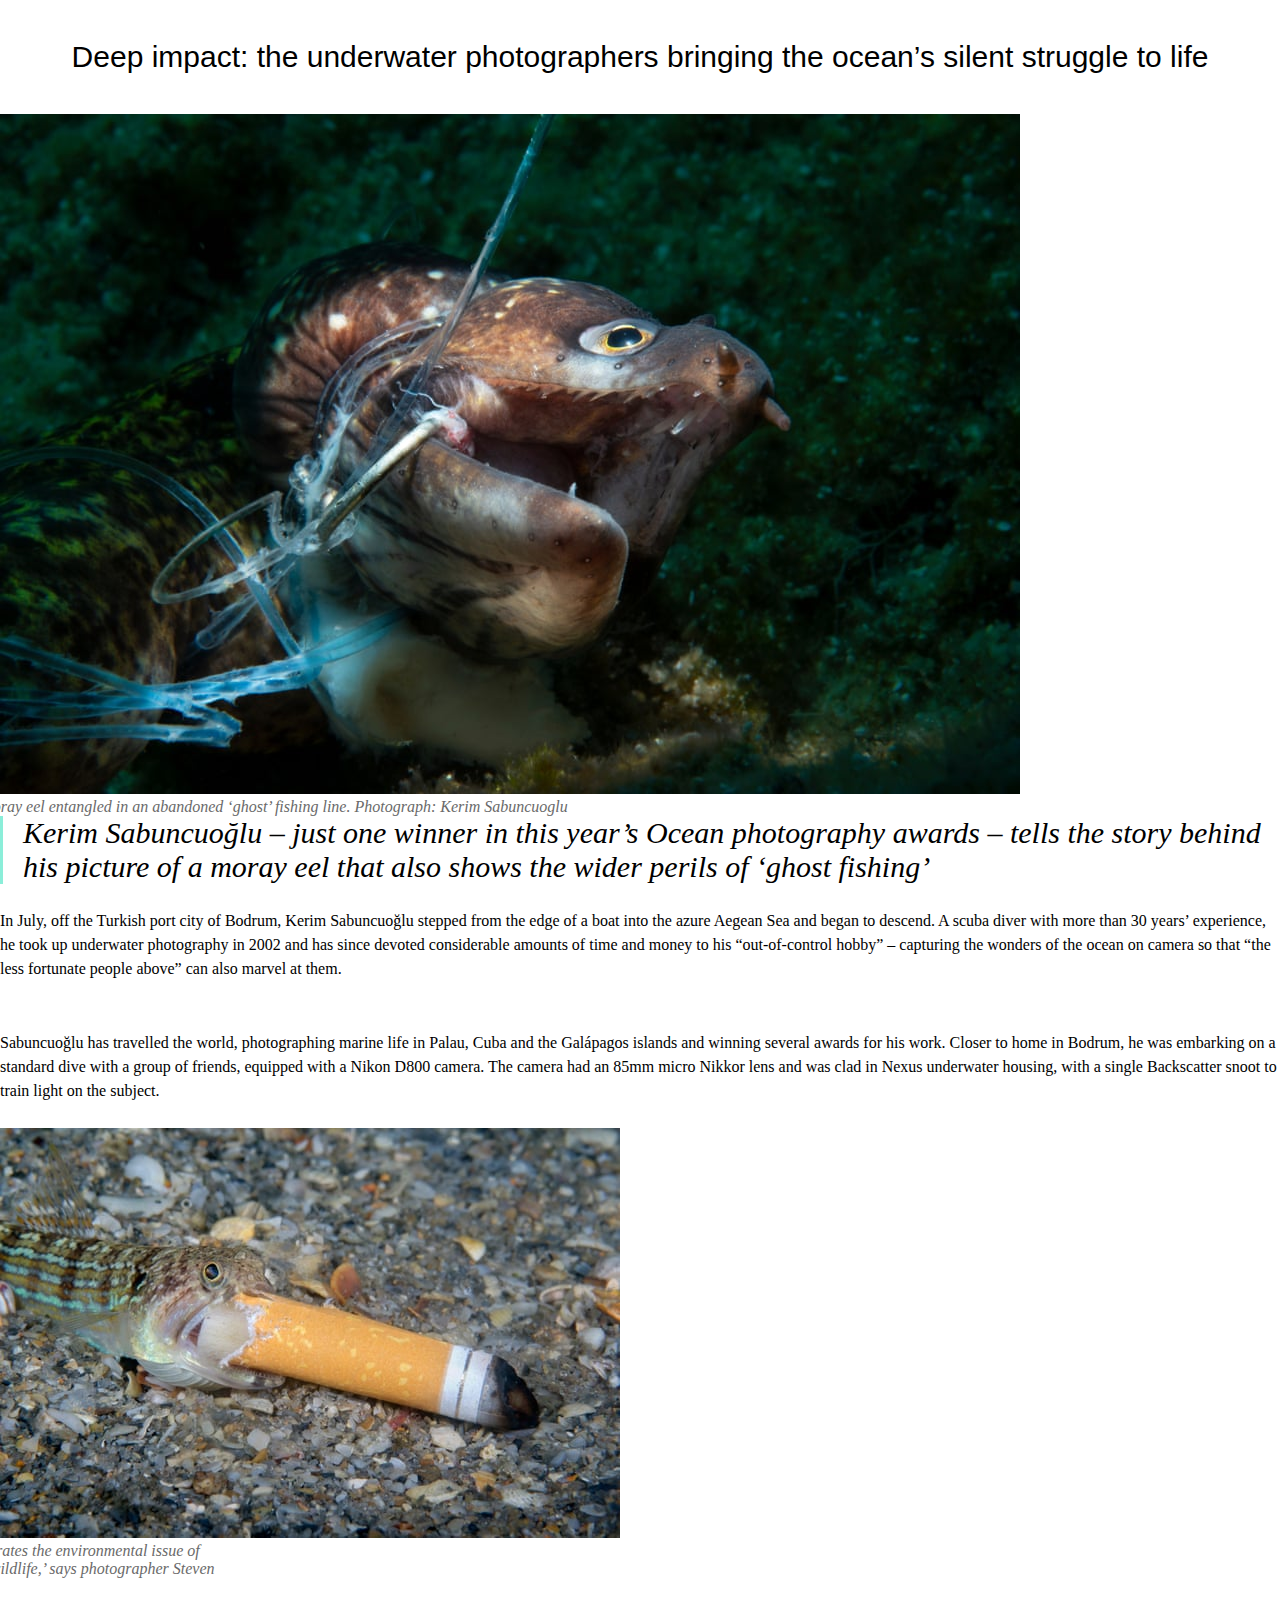
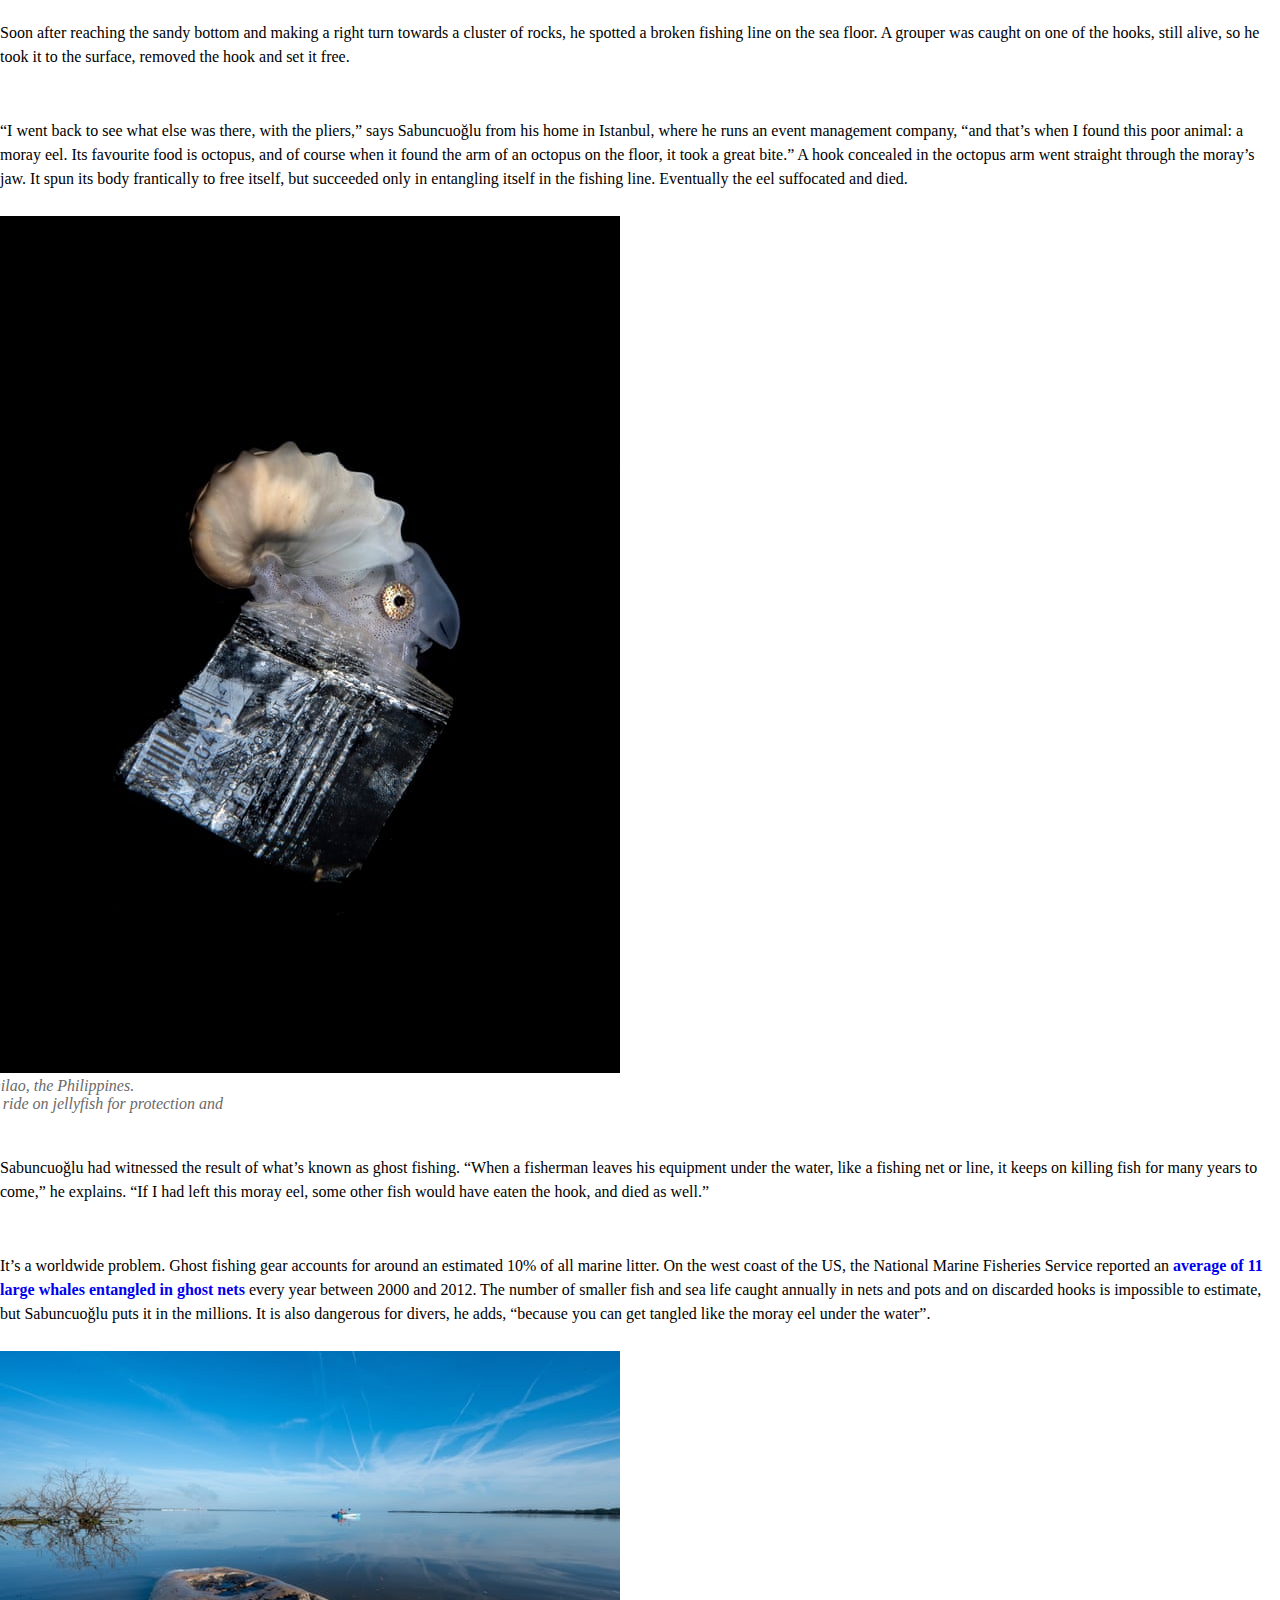
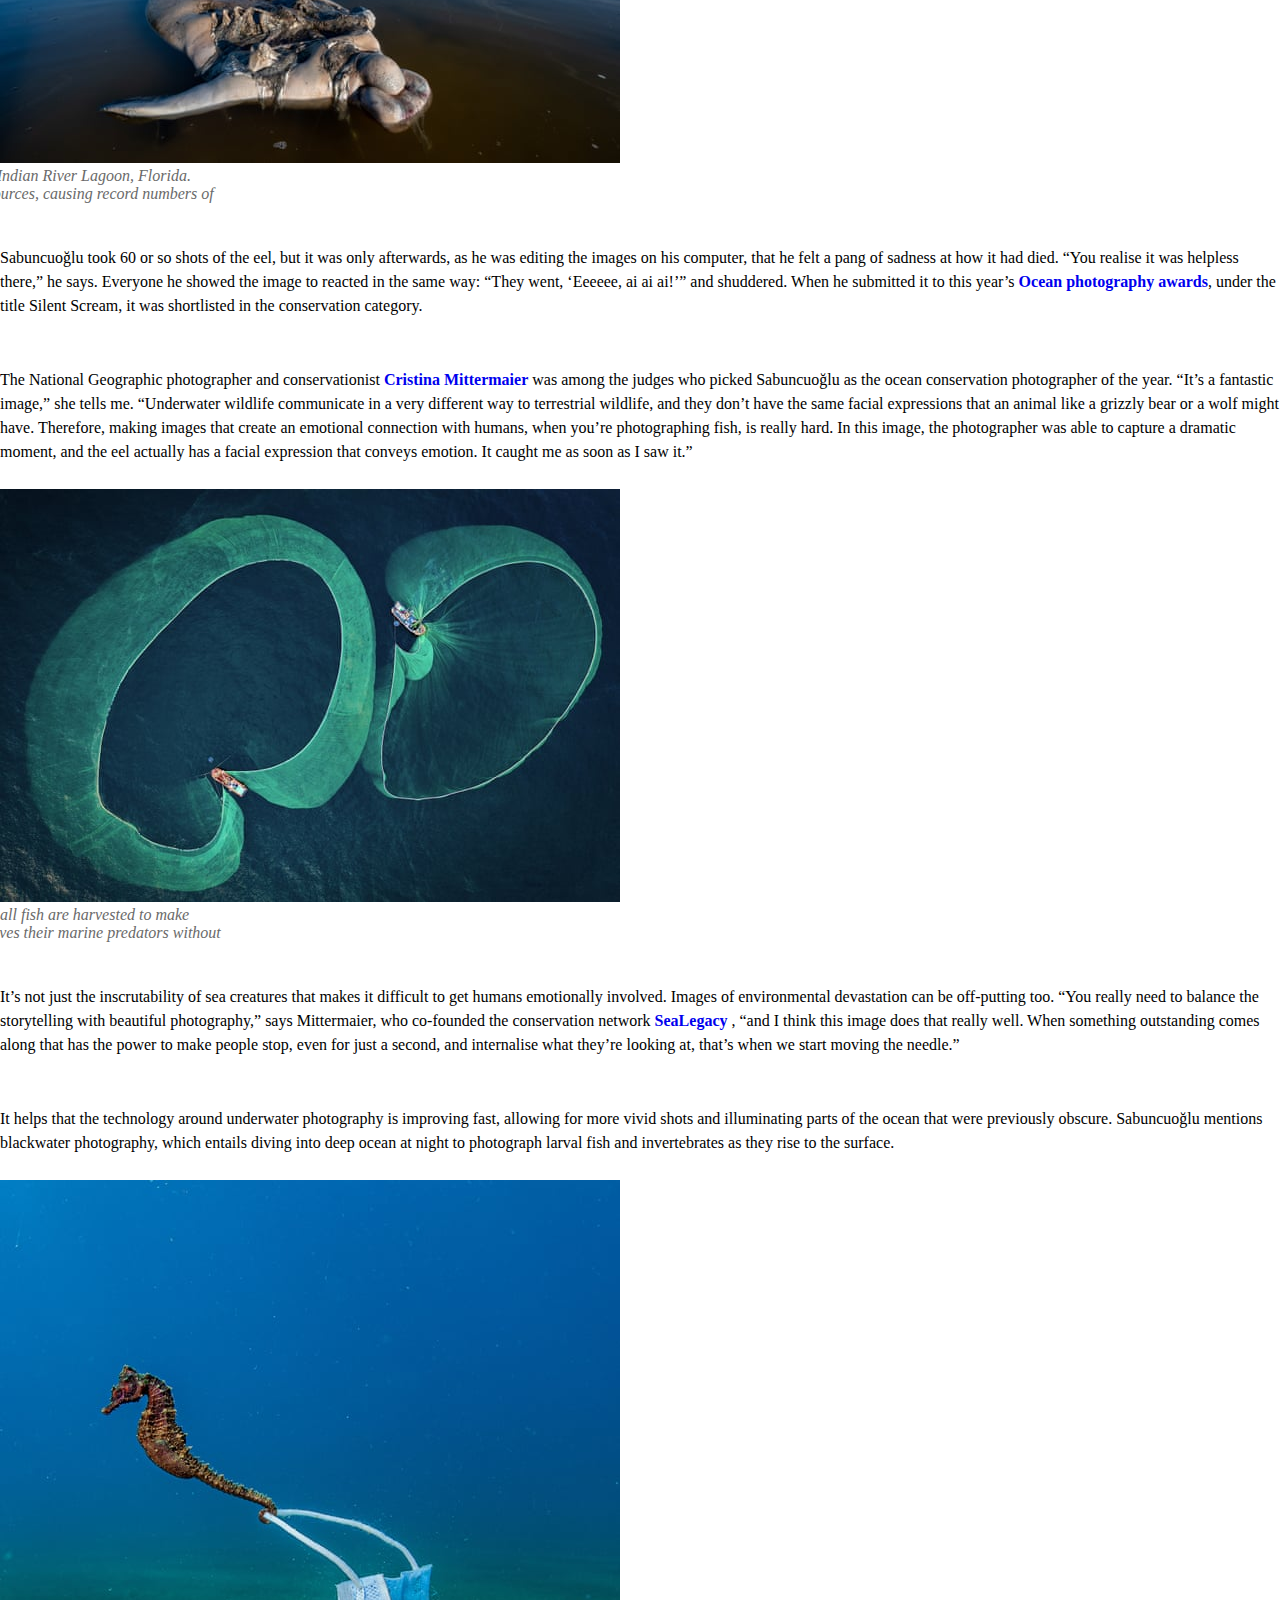
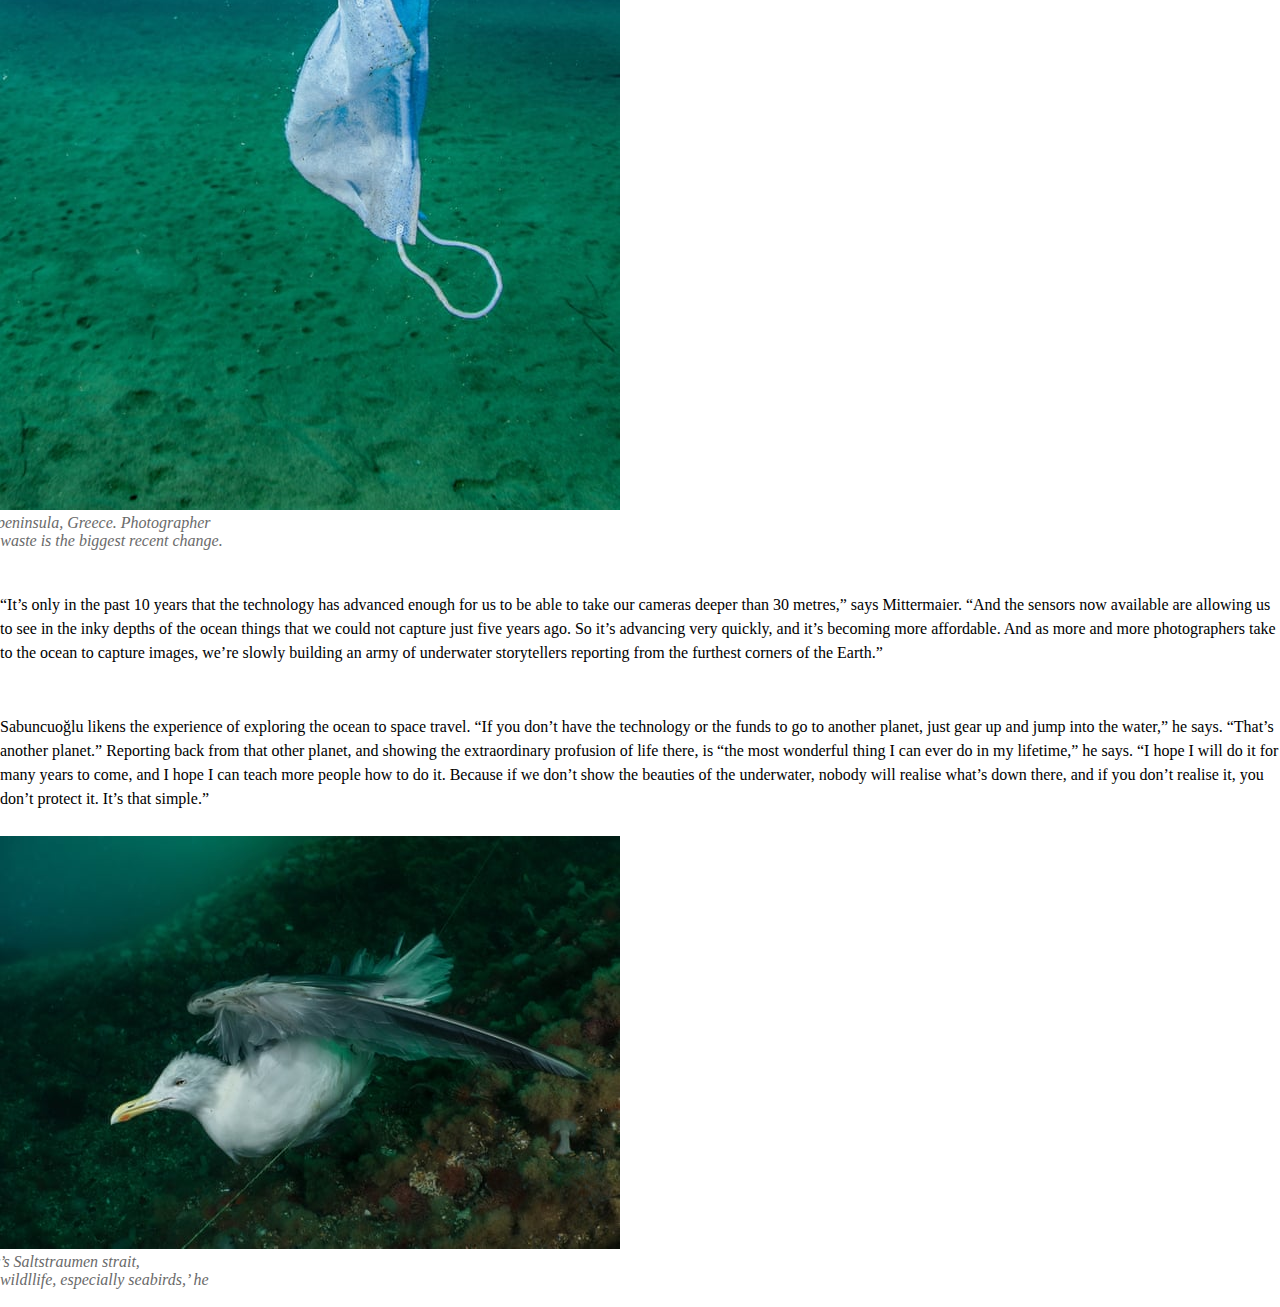
<file: index.html>
<!DOCTYPE html>
<html lang="en">
<head>
    <meta charset="UTF-8"> 
    <meta http-equiv="X-UA-Compatible" content="IE=edge">
    <meta name="viewport" content="width=device-width, initial-scale=1.0">
    <link rel="stylesheet" href="style.css">

    <title>myApp</title>
</head>
<body>
    <article>
        
        <section class="titleSection">
        <h1>Deep impact: the underwater photographers bringing the ocean’s silent struggle to life</h1>
        <figure>
        <img clas="img-principal" src="/media/img-principal.jpg" alt="FishHooked">
        <figcaption>Kerim Sabuncuoğlu’s prize-winning photograph of a dead moray eel entangled in an abandoned ‘ghost’ fishing line. Photograph: Kerim Sabuncuoglu</figcaption>
        </figure>
    </section>
    <section class="bodyArticleSection">
        <h3>Kerim Sabuncuoğlu – just one winner in this year’s Ocean photography awards – tells the story behind his picture of a moray eel that also shows the wider perils of ‘ghost fishing’</h3>
        <p>In July, off the Turkish port city of Bodrum, Kerim Sabuncuoğlu stepped from the edge of a 
            boat into the azure Aegean Sea and began to descend. A scuba diver with more than 30 years’ 
            experience, he took up underwater photography in 2002 and has since devoted considerable amounts 
            of time and money to his “out-of-control hobby” – capturing the wonders of the ocean on camera so 
            that “the less fortunate people above” can also marvel at them.</p>
        <p>Sabuncuoğlu has travelled the world, photographing marine life in Palau, Cuba and the Galápagos 
            islands and winning several awards for his work. Closer to home in Bodrum, he was embarking on a 
            standard dive with a group of friends, equipped with a Nikon D800 camera. 
            The camera had an 85mm micro Nikkor lens and was clad in Nexus underwater housing, with a single 
            Backscatter snoot to train light on the subject.</p>
        <figure>
        <img src="media/img-2.jpg" alt="FishEatingCigarettes">
        <figcaption>A lizardfish attempts to eat a cigarette end. ‘This image illustrates the environmental 
            issue of people carelessly disposing of trash and the harm it does to wildlife,’ says photographer 
            Steven Kovacs. Photograph: Steven Kovacs</figcaption>
        </figure>
        <p>Soon after reaching the sandy bottom and making a right turn towards a cluster of rocks, he spotted a broken fishing line on the sea floor. 
            A grouper was caught on one of the hooks, still alive, so he took it to the surface, removed the hook and set it free.</p>
        <p>“I went back to see what else was there, with the pliers,” says Sabuncuoğlu from his home in Istanbul, where he runs an event management company, 
            “and that’s when I found this poor animal: a moray eel. Its favourite food is octopus, and of course when it found the arm of an octopus on the floor, 
            it took a great bite.” A hook concealed in the octopus arm went straight through the moray’s jaw. It spun its body frantically to free itself, but 
            succeeded only in entangling itself in the fishing line. Eventually the eel suffocated and died.</p>
        <figure>
        <img src="/media/img-3.jpg" alt="JellyFishOnPieceOfRubbish">
        <figcaption>A female paper nautilus drifts along on a piece of rubbish, Anilao, the Philippines. 
            Photographer Steven Kovacs notes that they normally hitch a ride on jellyfish for protection 
            and to preserve energy. Photograph: Steven Kovacs</figcaption>
        </figure>
        <p>Sabuncuoğlu had witnessed the result of what’s known as ghost fishing. “When a fisherman leaves his equipment under the water, like a fishing net or line,
            it keeps on killing fish for many years to come,” he explains. “If I had left this moray eel, some other fish would have eaten the hook, and died as well.”</p>
        <p>It’s a worldwide problem. Ghost fishing gear accounts for around an estimated 10% of all marine litter. On the west coast of the US,
           the National Marine Fisheries Service reported an <a href="https://www.theguardian.com/sustainable-business/2015/sep/10/fishing-industry-vows-to-tackle-wildlife-deaths-from-ghost-gear">average of 11 large whales entangled in ghost nets</a> every year between 2000 and 2012. 
           The number of smaller fish and sea life caught annually in nets and pots and on discarded hooks is impossible to estimate, 
           but Sabuncuoğlu puts it in the millions. It is also dangerous for divers, he adds, “because you can get tangled like the moray eel under the water”.</p>
        <figure>
        <img src="/media/img-4.jpg" alt="DeadManateeFloatingInTheIndianRiverLagoon">
        <figcaption>Jason Gulley’s photograph of a dead manatee floating in the Indian River Lagoon, Florida. 
            Pollution is destroying seagrass, one of the mammals’ food sources, causing record numbers of deaths. Photograph: Jason Gulley</figcaption>
        </figure>
        <p>Sabuncuoğlu took 60 or so shots of the eel, but it was only afterwards, as he was editing the images on his computer, that he felt a pang of sadness at how it had died. 
            “You realise it was helpless there,” he says. Everyone he showed the image to reacted in the same way: “They went, 
            ‘Eeeeee, ai ai ai!’” and shuddered. When he submitted it to this year’s <a href="https://www.oceanographicmagazine.com/opa/">Ocean photography awards</a>, under the title 
            Silent Scream, it was shortlisted in the conservation category.</p>
        <p>The National Geographic photographer and conservationist <a href="https://cristinamittermeier.com/">Cristina Mittermaier</a> was among the judges who picked Sabuncuoğlu as the ocean 
            conservation photographer of the year. “It’s a fantastic image,” she tells me. “Underwater wildlife communicate in a very different way to terrestrial wildlife, 
            and they don’t have the same facial expressions that an animal like a grizzly bear or a wolf might have. Therefore, making images that create an emotional connection 
            with humans, when you’re photographing fish, is really hard. In this image, the photographer was able to capture a dramatic moment, and the eel actually has a facial 
            expression that conveys emotion. It caught me as soon as I saw it.”</p>
        <figure>
        <img src="/media/img-5.jpg" alt="AnchovyFishingBoatsInVietnam">
        <figcaption>Anchovy fishing boats off Phú Yên Province, Vietnam. 
            The small fish are harvested to make sauce but, as photographer Thien Nguyen Ngoc says, 
            that leaves their marine predators without food. Photograph: Thien Nguyen Ngoc</figcaption>
        </figure>
            <p>It’s not just the inscrutability of sea creatures that makes it difficult to get humans emotionally involved. 
            Images of environmental devastation can be off-putting too. “You really need to balance the storytelling with beautiful photography,” says Mittermaier, 
            who co-founded the conservation network <a href="https://www.sealegacy.org/">SeaLegacy</a> , “and I think this image does that really well. 
            When something outstanding comes along that has the power to make people stop, even for just a second, and internalise what 
            they’re looking at, that’s when we start moving the needle.”</p>
        <p>It helps that the technology around underwater photography is improving fast, allowing for more vivid 
            shots and illuminating parts of the ocean that were previously obscure. Sabuncuoğlu mentions blackwater photography, 
            which entails diving into deep ocean at night to photograph larval fish and invertebrates as they rise to the surface.</p>
        <figure>        
        <img src="/media/img-6.jpg" alt="SeaHorseAnchoredToAFaceMaskInGreece">
        <figcaption>A seahorse that has anchored itself to a face mask, Halkidiki peninsula, Greece. Photographer Nicholas Samaras 
            dives regularly in the area and says Covid waste is the biggest recent change. Photograph: Nicholas Samaras</figcaption>    
        </figure>
        <p>“It’s only in the past 10 years that the technology has advanced enough for us to be able to take our cameras deeper than 
            30 metres,” says Mittermaier. “And the sensors now available are allowing us to see in the inky depths of the ocean things 
            that we could not capture just five years ago. So it’s advancing very quickly, and it’s becoming more affordable. And as more 
            and more photographers take to the ocean to capture images, we’re slowly building an army of underwater storytellers reporting 
            from the furthest corners of the Earth.”</p>
        <p>Sabuncuoğlu likens the experience of exploring the ocean to space travel. “If you don’t have the technology or the funds to go to 
            another planet, just gear up and jump into the water,” he says. “That’s another planet.” Reporting back from that other planet, and 
            showing the extraordinary profusion of life there, is “the most wonderful thing I can ever do in my lifetime,” he says. “I hope I 
            will do it for many years to come, and I hope I can teach more people how to do it. Because if we don’t show the beauties of the 
            underwater, nobody will realise what’s down there, and if you don’t realise it, you don’t protect it. It’s that simple.”</p>
        <figure>
        <img src="/media/img-7.jpg" alt="GullCaughtUpAndDrownedInGhostFishingLine">
        <figcaption>A gull caught up and drowned in ghost fishing line in Norway’s Saltstraumen strait, 
            photographed by Galice Hoarau. ‘These are deadly traps for wildllife, especially seabirds,’ he says. 
            Photograph: Galice Hoarau
        </figcaption>
       </figure> 
    </section>
    </article>
    

</body>
</html>
</file>
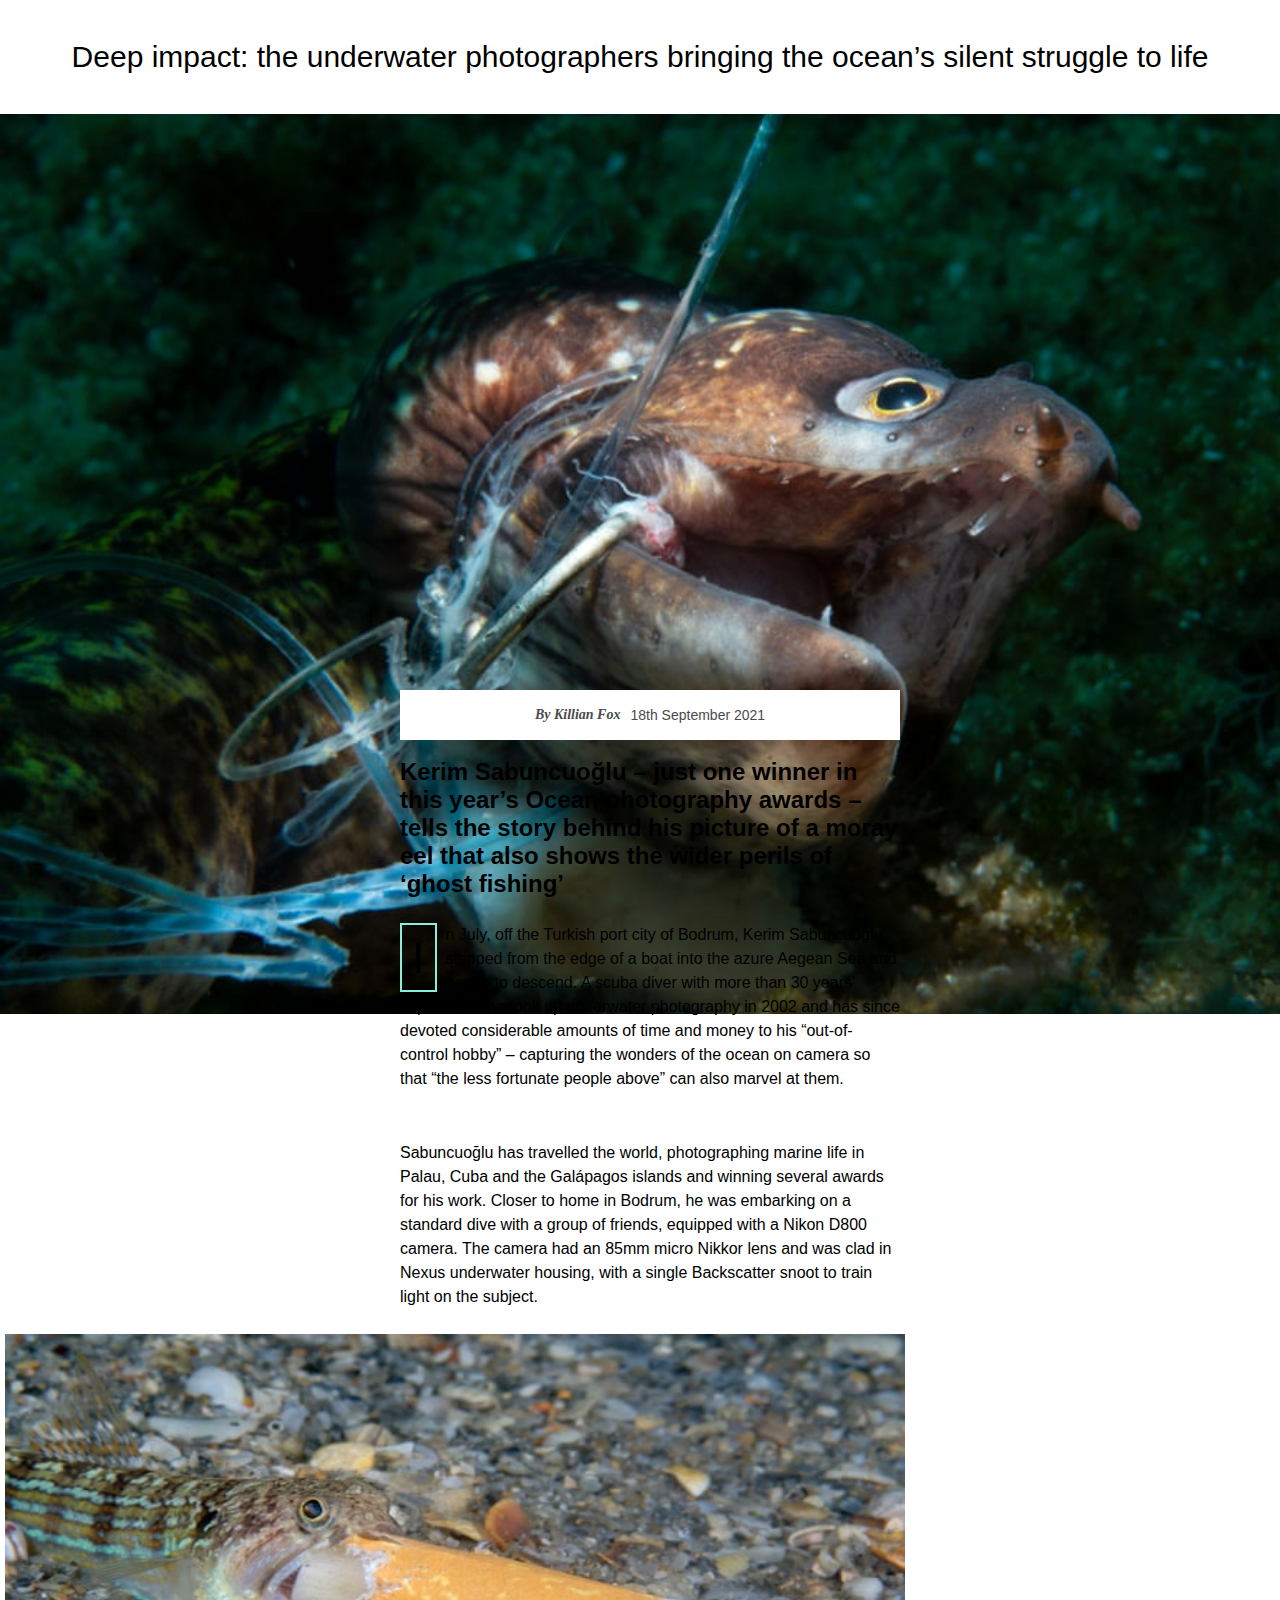
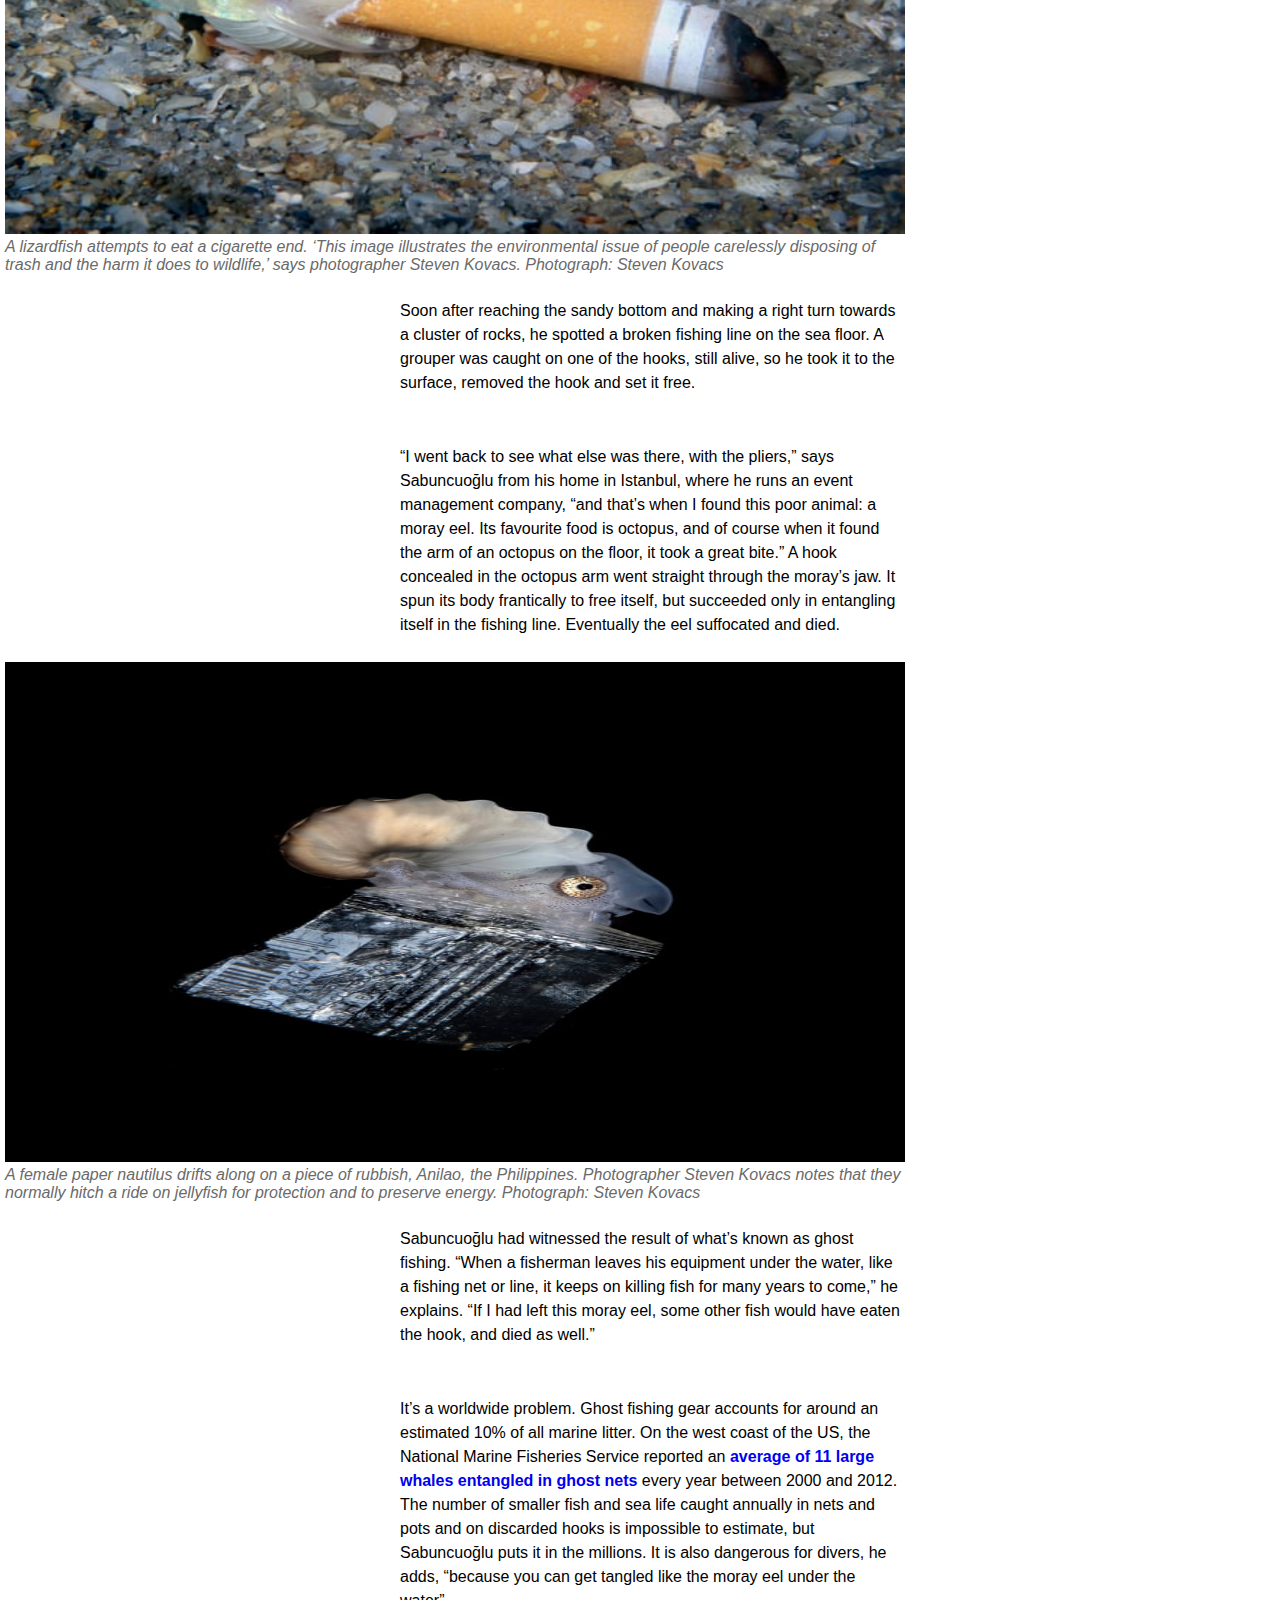
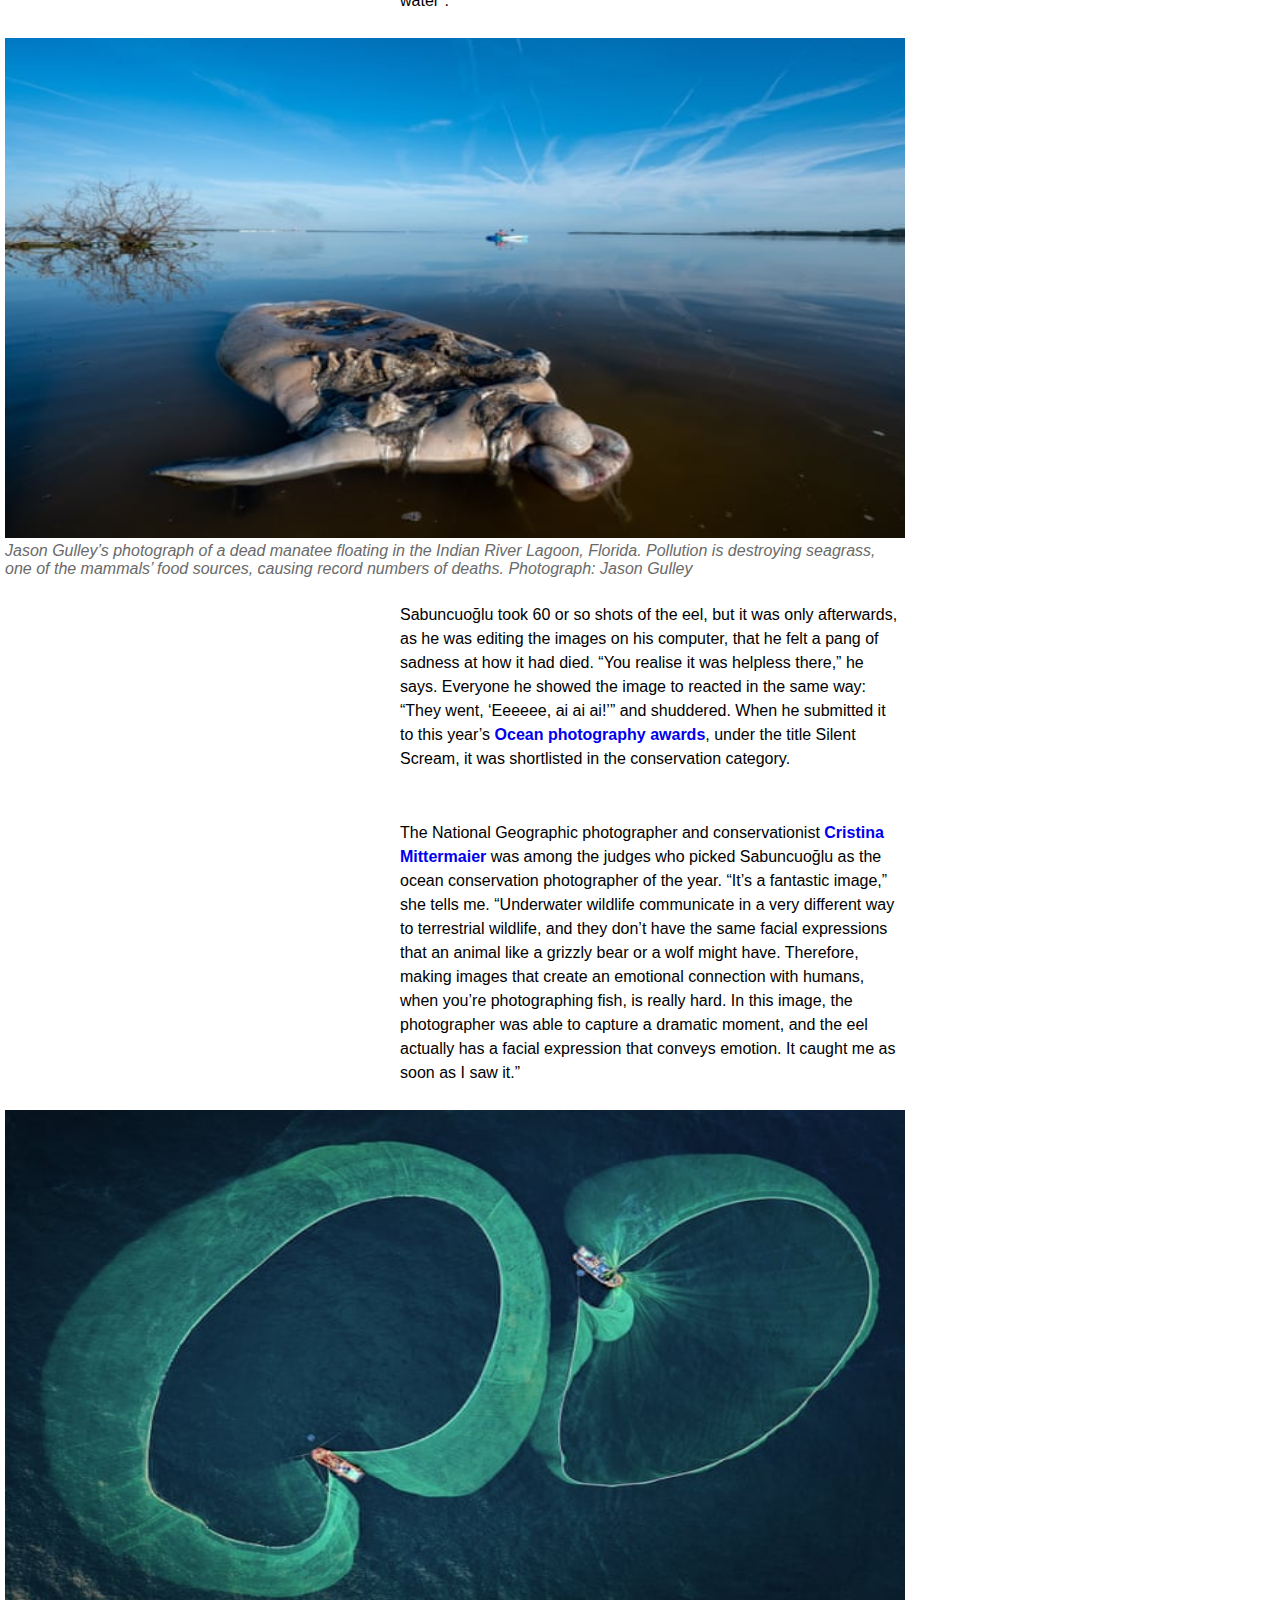
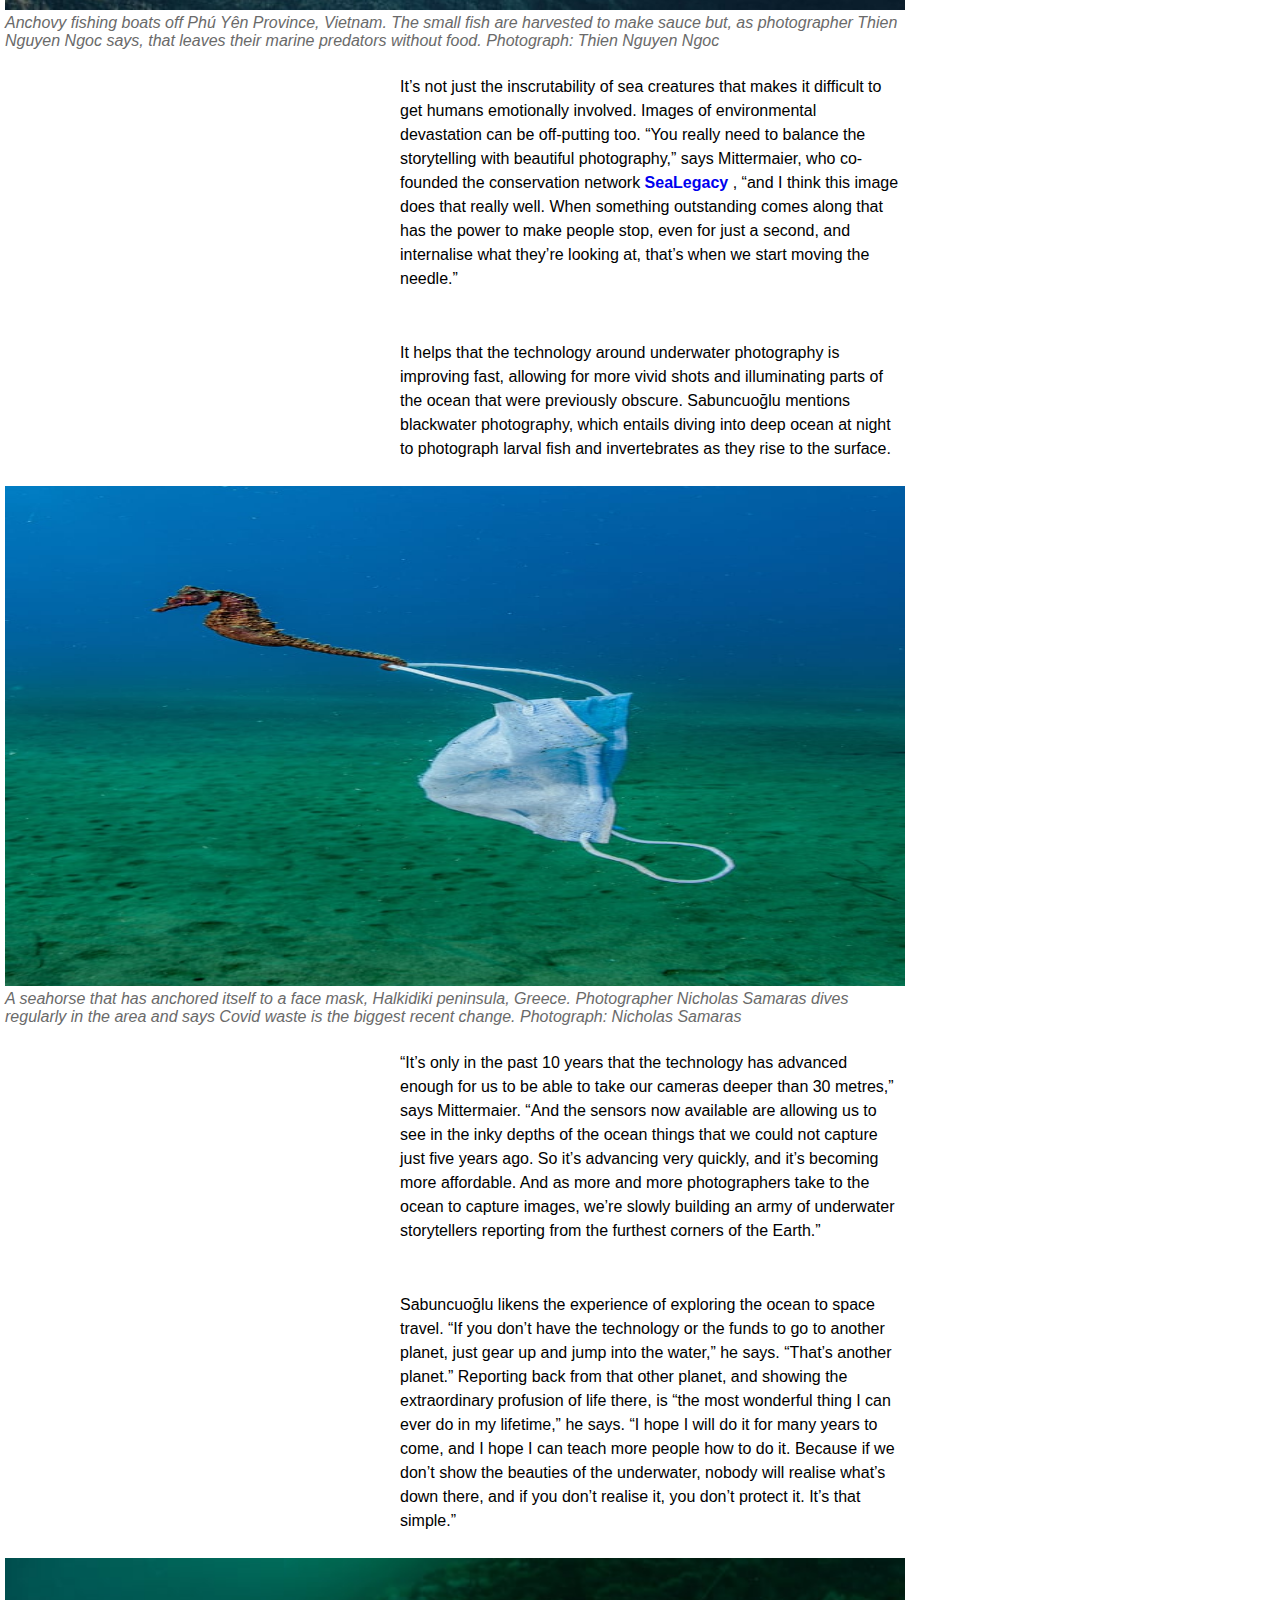
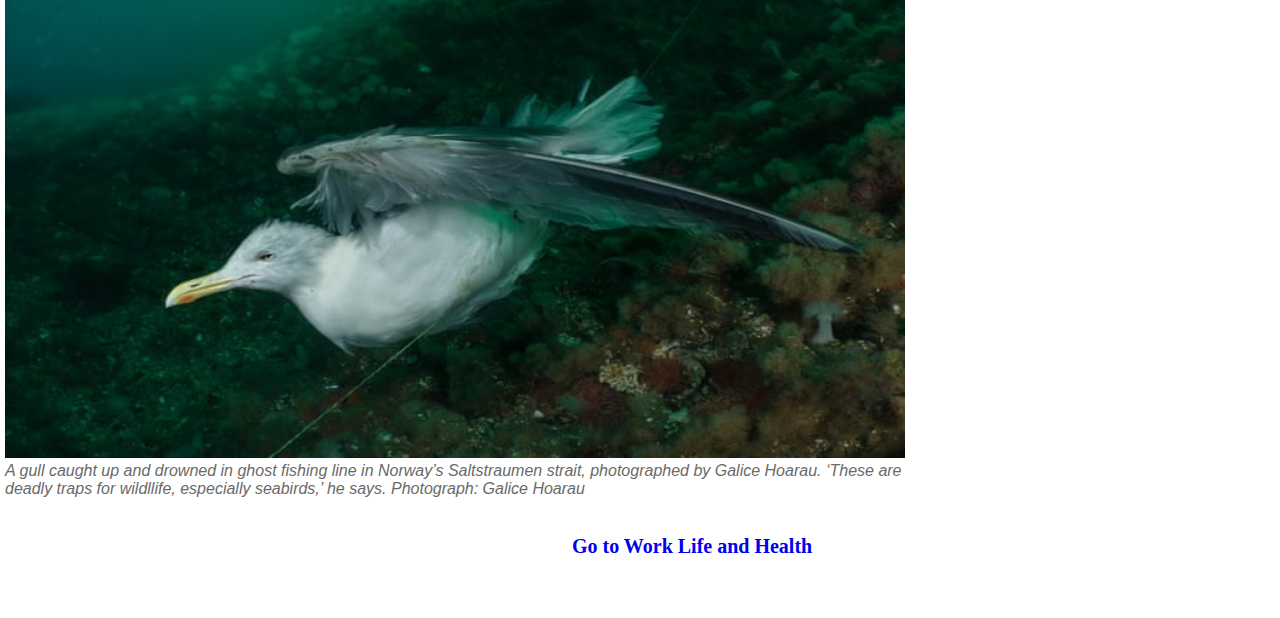
<file: ClimateChange.html>
<!DOCTYPE html>
<html lang="en">
  <head>
    <meta charset="UTF-8" />
    <meta http-equiv="X-UA-Compatible" content="IE=edge" />
    <meta name="viewport" content="width=device-width, initial-scale=1.0" />
    <link rel="stylesheet" href="style.css" />
    <title>ClimateChange</title>
  </head>

  <body>
    <article>
      <h1>
        Deep impact: the underwater photographers bringing the ocean’s silent
        struggle to life
      </h1>

      <figure>
        <img
          class="imgPrincipalFish"
          src="media/img-principal.jpg"
          alt="FishHooked"
        />
      </figure>

      <div class="article-container">
        <div class="topInfo">
          <div class="author">By Killian Fox</div>
          <div class="date">18th September 2021</div>
        </div>

        <br />

        <h2>
          Kerim Sabuncuoğlu – just one winner in this year’s Ocean photography
          awards – tells the story behind his picture of a moray eel that also
          shows the wider perils of ‘ghost fishing’
        </h2>

        <div class="article-body">
          <p class="firstParagraph">
            In July, off the Turkish port city of Bodrum, Kerim Sabuncuoğlu
            stepped from the edge of a boat into the azure Aegean Sea and began
            to descend. A scuba diver with more than 30 years’ experience, he
            took up underwater photography in 2002 and has since devoted
            considerable amounts of time and money to his “out-of-control hobby”
            – capturing the wonders of the ocean on camera so that “the less
            fortunate people above” can also marvel at them.
          </p>
          <p>
            Sabuncuoğlu has travelled the world, photographing marine life in
            Palau, Cuba and the Galápagos islands and winning several awards for
            his work. Closer to home in Bodrum, he was embarking on a standard
            dive with a group of friends, equipped with a Nikon D800 camera. The
            camera had an 85mm micro Nikkor lens and was clad in Nexus
            underwater housing, with a single Backscatter snoot to train light
            on the subject.
          </p>
          <figure>
            <img
              class="imgArticleBody"
              src="media/img-2.jpg"
              alt="FishEatingCigarettes"
            />
            <figcaption>
              A lizardfish attempts to eat a cigarette end. ‘This image
              illustrates the environmental issue of people carelessly disposing
              of trash and the harm it does to wildlife,’ says photographer
              Steven Kovacs. Photograph: Steven Kovacs
            </figcaption>
          </figure>

          <p>
            Soon after reaching the sandy bottom and making a right turn towards
            a cluster of rocks, he spotted a broken fishing line on the sea
            floor. A grouper was caught on one of the hooks, still alive, so he
            took it to the surface, removed the hook and set it free.
          </p>
          <p>
            “I went back to see what else was there, with the pliers,” says
            Sabuncuoğlu from his home in Istanbul, where he runs an event
            management company, “and that’s when I found this poor animal: a
            moray eel. Its favourite food is octopus, and of course when it
            found the arm of an octopus on the floor, it took a great bite.” A
            hook concealed in the octopus arm went straight through the moray’s
            jaw. It spun its body frantically to free itself, but succeeded only
            in entangling itself in the fishing line. Eventually the eel
            suffocated and died.
          </p>

          <figure>
            <img
              class="imgArticleBody"
              src="media/img-3.jpg"
              alt="JellyFishOnPieceOfRubbish"
            />
            <figcaption>
              A female paper nautilus drifts along on a piece of rubbish,
              Anilao, the Philippines. Photographer Steven Kovacs notes that
              they normally hitch a ride on jellyfish for protection and to
              preserve energy. Photograph: Steven Kovacs
            </figcaption>
          </figure>

          <p>
            Sabuncuoğlu had witnessed the result of what’s known as ghost
            fishing. “When a fisherman leaves his equipment under the water,
            like a fishing net or line, it keeps on killing fish for many years
            to come,” he explains. “If I had left this moray eel, some other
            fish would have eaten the hook, and died as well.”
          </p>
          <p>
            It’s a worldwide problem. Ghost fishing gear accounts for around an
            estimated 10% of all marine litter. On the west coast of the US, the
            National Marine Fisheries Service reported an
            <a
              href="https://www.theguardian.com/sustainable-business/2015/sep/10/fishing-industry-vows-to-tackle-wildlife-deaths-from-ghost-gear"
              >average of 11 large whales entangled in ghost nets</a
            >
            every year between 2000 and 2012. The number of smaller fish and sea
            life caught annually in nets and pots and on discarded hooks is
            impossible to estimate, but Sabuncuoğlu puts it in the millions. It
            is also dangerous for divers, he adds, “because you can get tangled
            like the moray eel under the water”.
          </p>

          <figure>
            <img
              class="imgArticleBody"
              src="media/img-4.jpg"
              alt="DeadManateeFloatingInTheIndianRiverLagoon"
            />
            <figcaption>
              Jason Gulley’s photograph of a dead manatee floating in the Indian
              River Lagoon, Florida. Pollution is destroying seagrass, one of
              the mammals’ food sources, causing record numbers of deaths.
              Photograph: Jason Gulley
            </figcaption>
          </figure>

          <p>
            Sabuncuoğlu took 60 or so shots of the eel, but it was only
            afterwards, as he was editing the images on his computer, that he
            felt a pang of sadness at how it had died. “You realise it was
            helpless there,” he says. Everyone he showed the image to reacted in
            the same way: “They went, ‘Eeeeee, ai ai ai!’” and shuddered. When
            he submitted it to this year’s
            <a href="https://www.oceanographicmagazine.com/opa/"
              >Ocean photography awards</a
            >, under the title Silent Scream, it was shortlisted in the
            conservation category.
          </p>
          <p>
            The National Geographic photographer and conservationist
            <a href="https://cristinamittermeier.com/">Cristina Mittermaier</a>
            was among the judges who picked Sabuncuoğlu as the ocean
            conservation photographer of the year. “It’s a fantastic image,” she
            tells me. “Underwater wildlife communicate in a very different way
            to terrestrial wildlife, and they don’t have the same facial
            expressions that an animal like a grizzly bear or a wolf might have.
            Therefore, making images that create an emotional connection with
            humans, when you’re photographing fish, is really hard. In this
            image, the photographer was able to capture a dramatic moment, and
            the eel actually has a facial expression that conveys emotion. It
            caught me as soon as I saw it.”
          </p>

          <figure>
            <img
              class="imgArticleBody"
              src="media/img-5.jpg"
              alt="AnchovyFishingBoatsInVietnam"
            />
            <figcaption>
              Anchovy fishing boats off Phú Yên Province, Vietnam. The small
              fish are harvested to make sauce but, as photographer Thien Nguyen
              Ngoc says, that leaves their marine predators without food.
              Photograph: Thien Nguyen Ngoc
            </figcaption>
          </figure>

          <p>
            It’s not just the inscrutability of sea creatures that makes it
            difficult to get humans emotionally involved. Images of
            environmental devastation can be off-putting too. “You really need
            to balance the storytelling with beautiful photography,” says
            Mittermaier, who co-founded the conservation network
            <a href="https://www.sealegacy.org/">SeaLegacy</a> , “and I think
            this image does that really well. When something outstanding comes
            along that has the power to make people stop, even for just a
            second, and internalise what they’re looking at, that’s when we
            start moving the needle.”
          </p>
          <p>
            It helps that the technology around underwater photography is
            improving fast, allowing for more vivid shots and illuminating parts
            of the ocean that were previously obscure. Sabuncuoğlu mentions
            blackwater photography, which entails diving into deep ocean at
            night to photograph larval fish and invertebrates as they rise to
            the surface.
          </p>

          <figure>
            <img
              class="imgArticleBody"
              src="media/img-6.jpg"
              alt="SeaHorseAnchoredToAFaceMaskInGreece"
            />
            <figcaption>
              A seahorse that has anchored itself to a face mask, Halkidiki
              peninsula, Greece. Photographer Nicholas Samaras dives regularly
              in the area and says Covid waste is the biggest recent change.
              Photograph: Nicholas Samaras
            </figcaption>
          </figure>

          <p>
            “It’s only in the past 10 years that the technology has advanced
            enough for us to be able to take our cameras deeper than 30 metres,”
            says Mittermaier. “And the sensors now available are allowing us to
            see in the inky depths of the ocean things that we could not capture
            just five years ago. So it’s advancing very quickly, and it’s
            becoming more affordable. And as more and more photographers take to
            the ocean to capture images, we’re slowly building an army of
            underwater storytellers reporting from the furthest corners of the
            Earth.”
          </p>
          <p>
            Sabuncuoğlu likens the experience of exploring the ocean to space
            travel. “If you don’t have the technology or the funds to go to
            another planet, just gear up and jump into the water,” he says.
            “That’s another planet.” Reporting back from that other planet, and
            showing the extraordinary profusion of life there, is “the most
            wonderful thing I can ever do in my lifetime,” he says. “I hope I
            will do it for many years to come, and I hope I can teach more
            people how to do it. Because if we don’t show the beauties of the
            underwater, nobody will realise what’s down there, and if you don’t
            realise it, you don’t protect it. It’s that simple.”
          </p>

          <figure>
            <img
              class="imgArticleBody"
              src="media/img-7.jpg"
              alt="GullCaughtUpAndDrownedInGhostFishingLine"
            />
            <figcaption>
              A gull caught up and drowned in ghost fishing line in Norway’s
              Saltstraumen strait, photographed by Galice Hoarau. ‘These are
              deadly traps for wildllife, especially seabirds,’ he says.
              Photograph: Galice Hoarau
            </figcaption>
          </figure>
        </div>
      </div>
    </article>

    <div class="anchorTag">
      <a href="/WorkLife.html">Go to Work Life and Health</a>
    </div>
  </body>
</html>
</file>
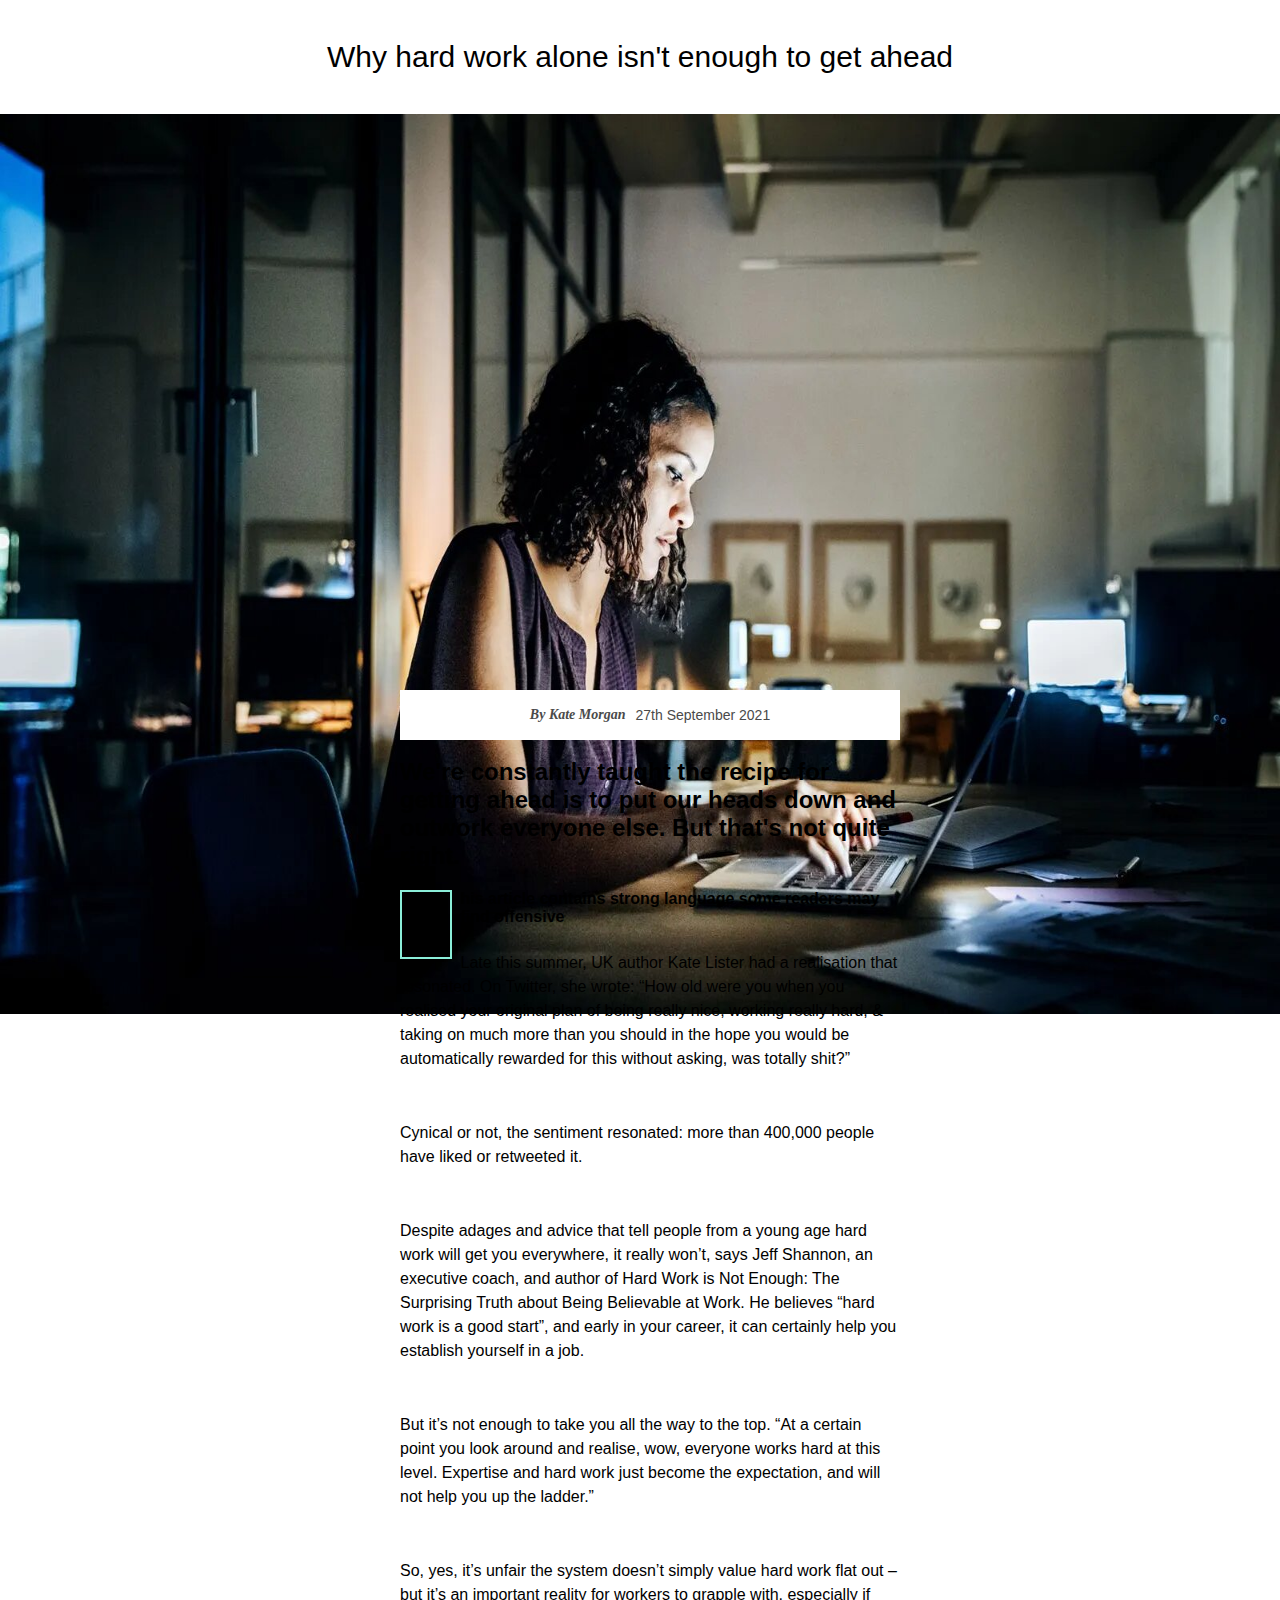
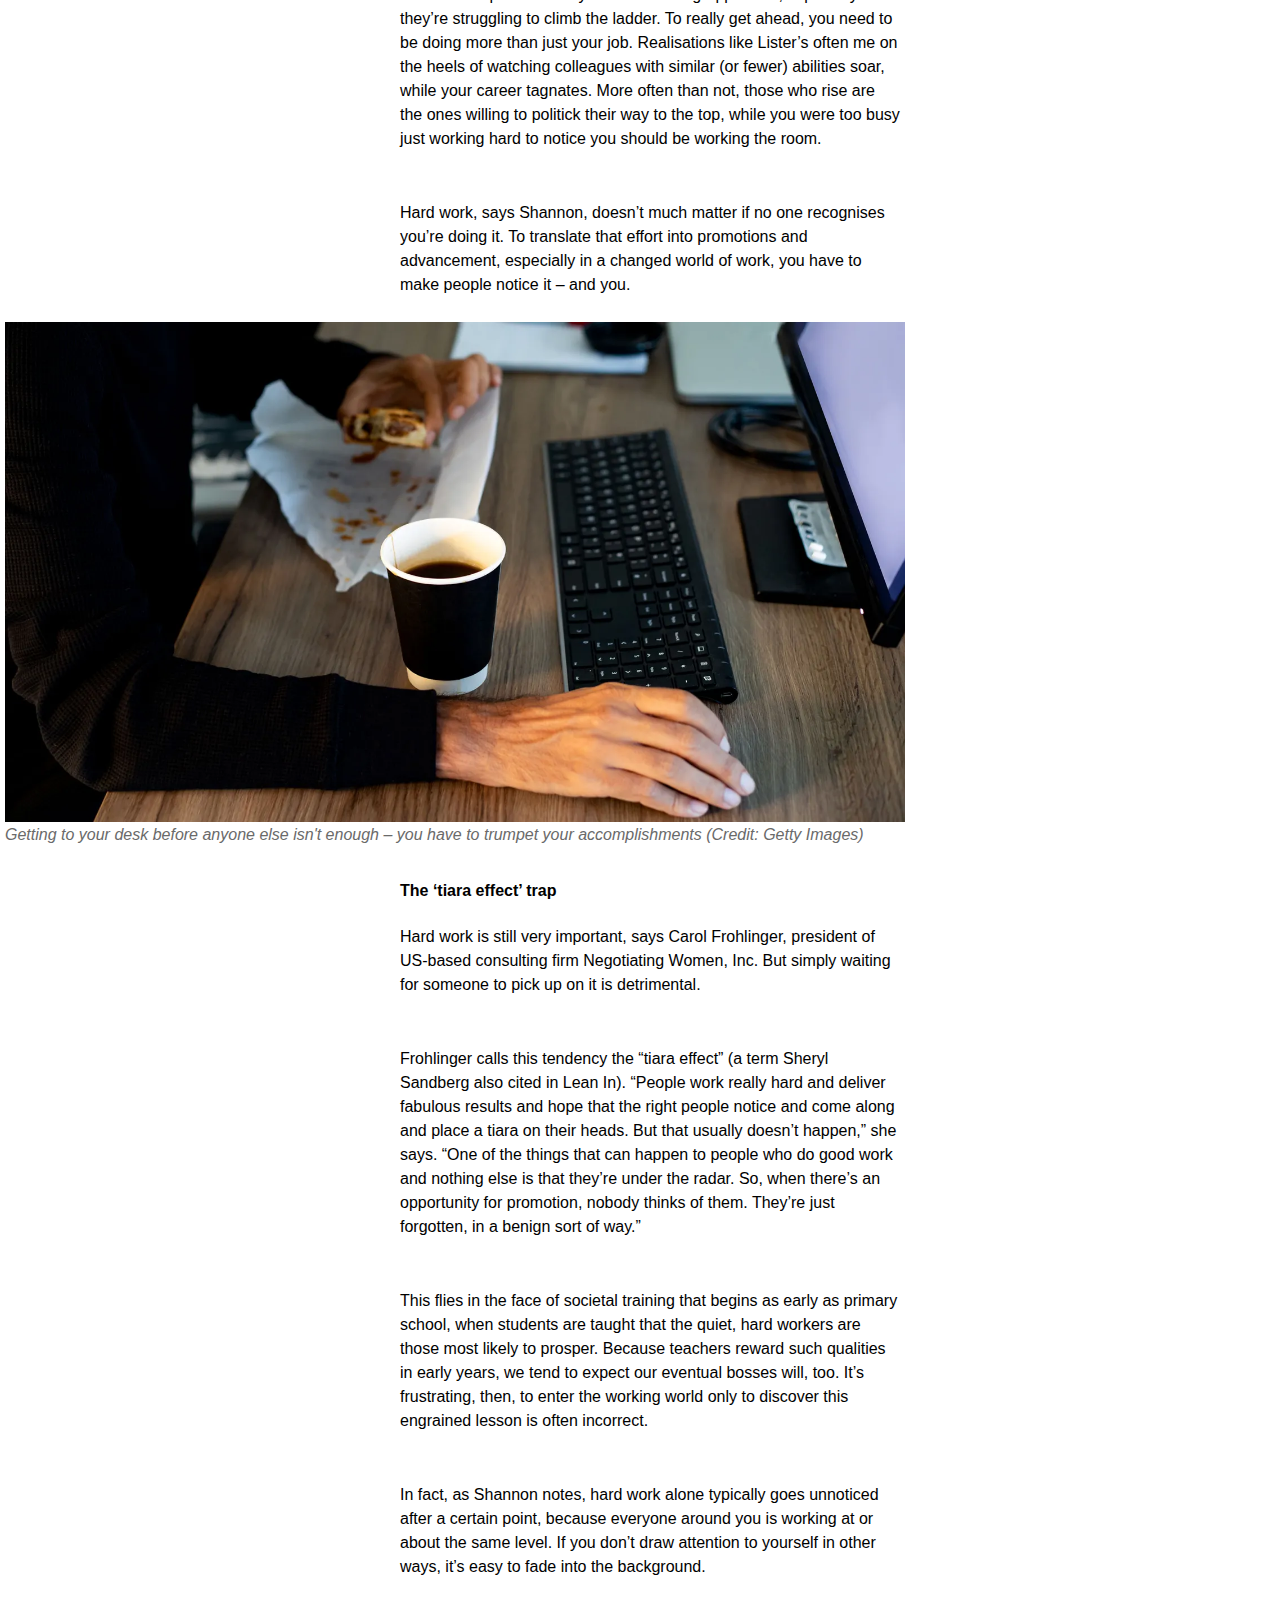
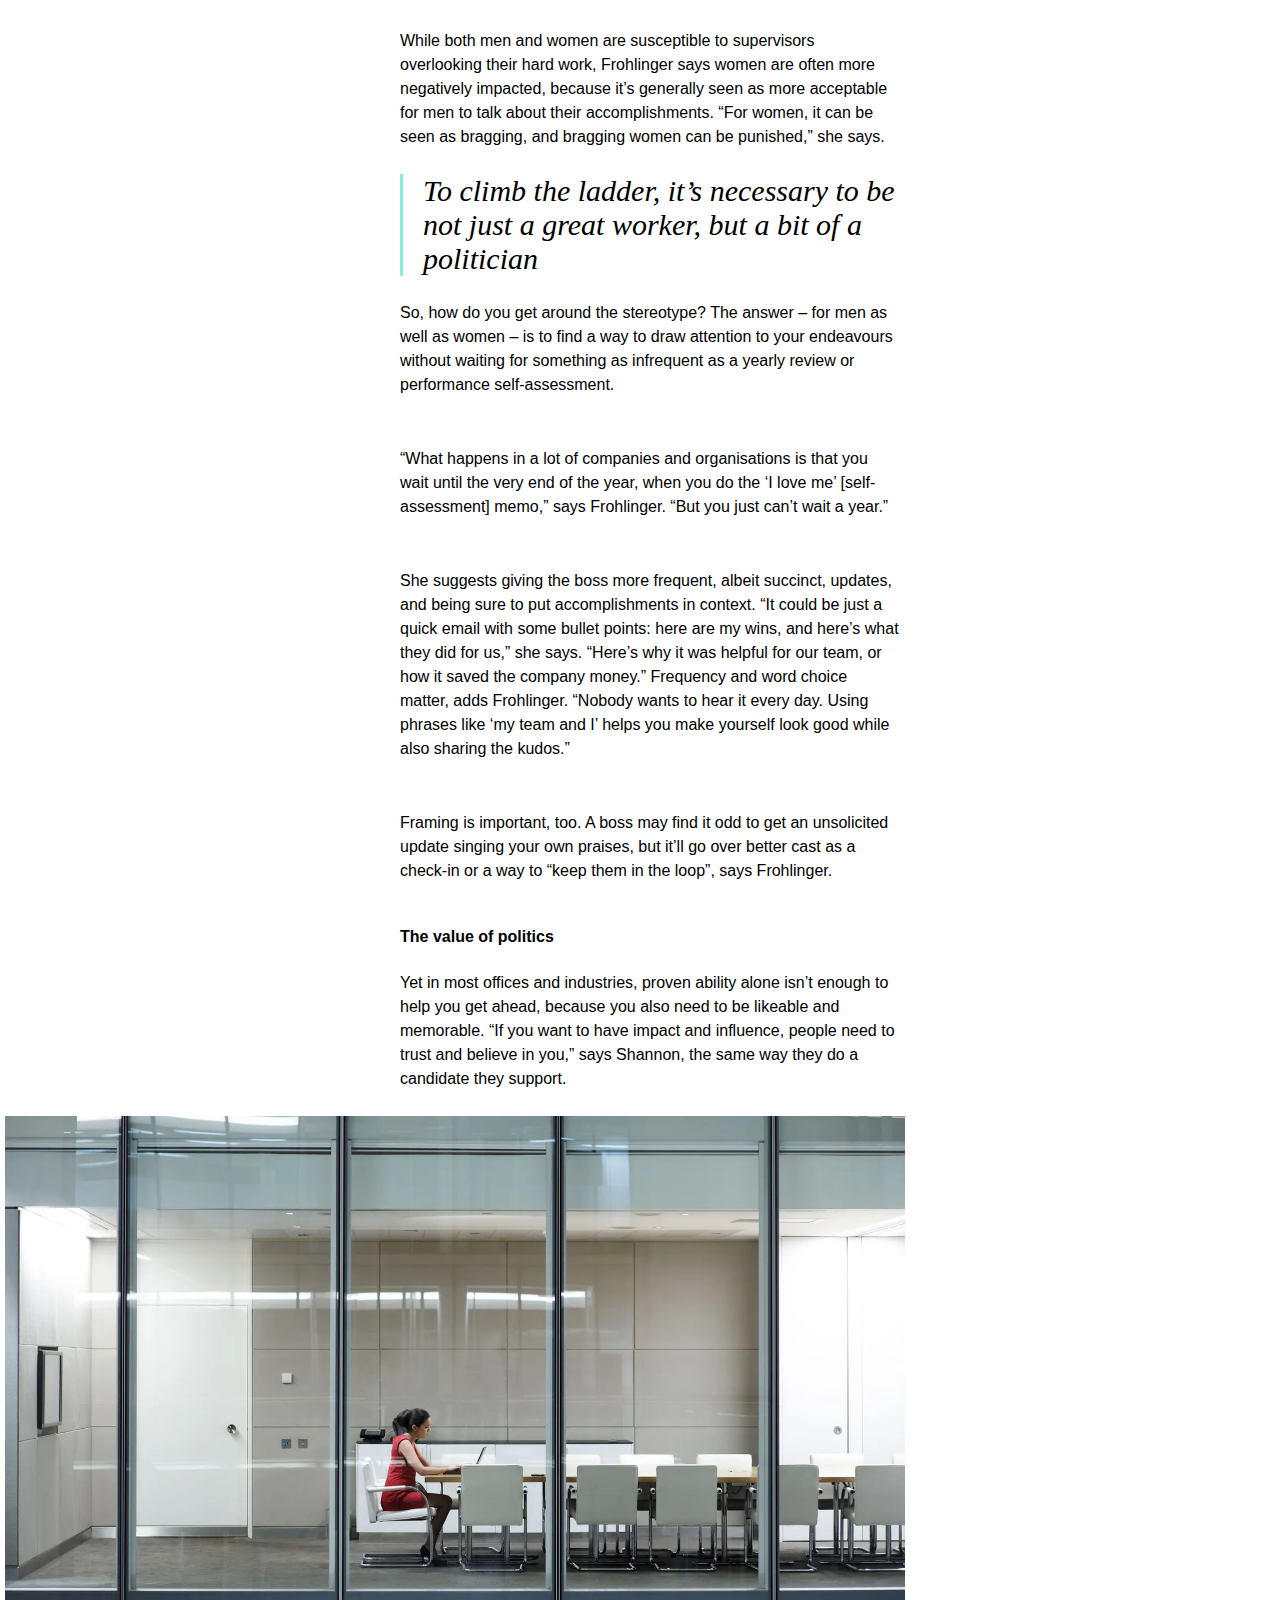
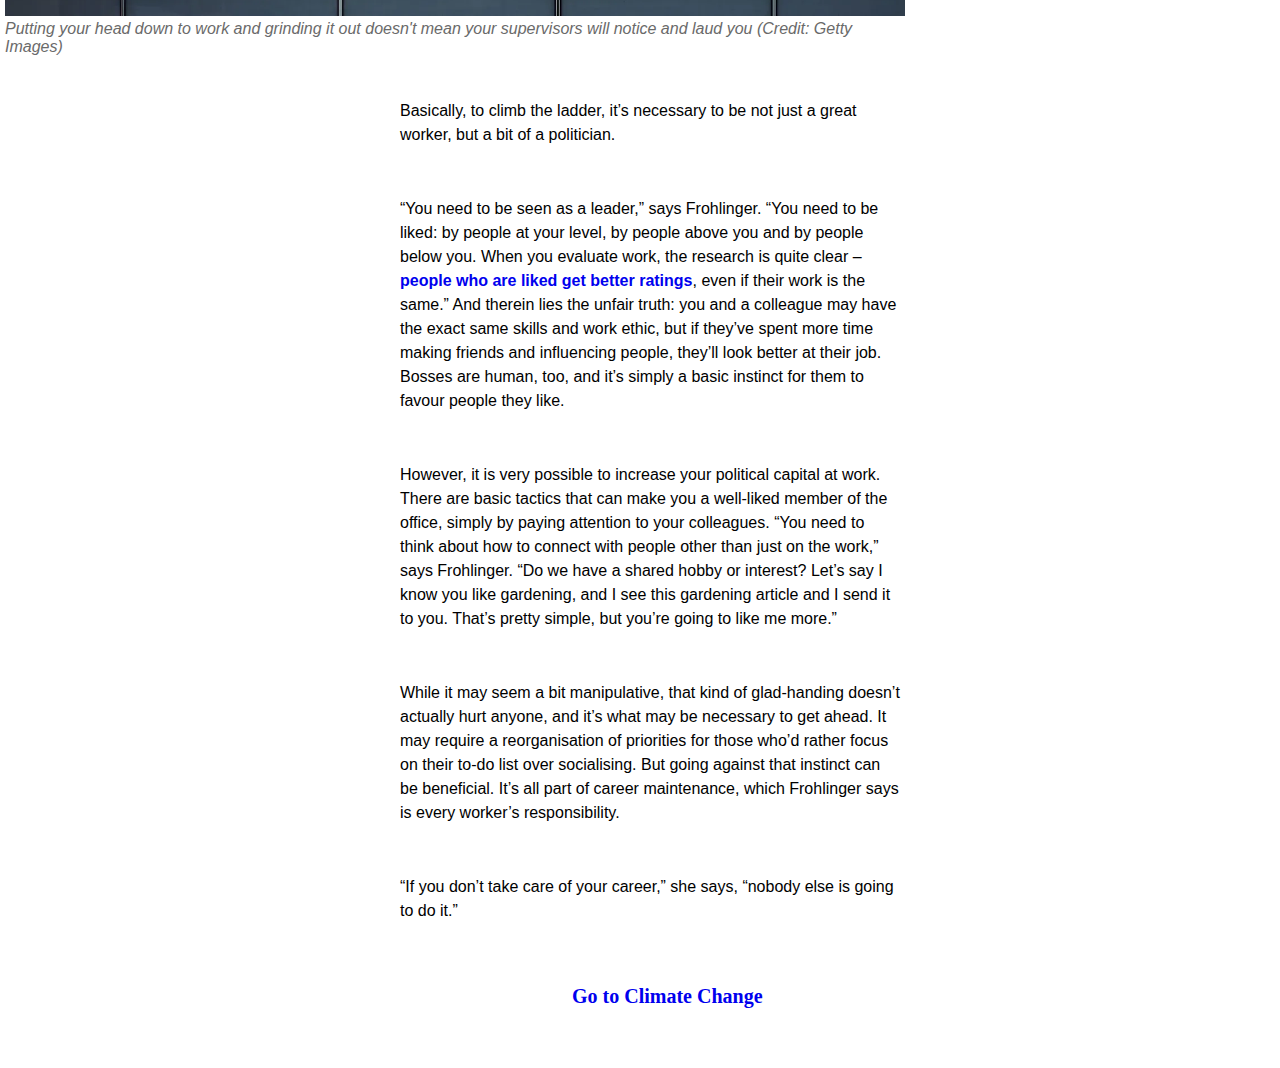
<file: WorkLife.html>
<!DOCTYPE html>
<html lang="en">
  <head>
    <meta charset="UTF-8" />
    <meta http-equiv="X-UA-Compatible" content="IE=edge" />
    <meta name="viewport" content="width=device-width, initial-scale=1.0" />
    <link rel="stylesheet" href="style.css" />
    <title>WorkLife</title>
  </head>

  <body>
    <article>
      <h1>Why hard work alone isn't enough to get ahead</h1>

      <figure>
        <img
          class="img-principal"
          src="media/Art2-img-principal.jpg"
          alt="womenWorkingInHerComputer"
        />
      </figure>

      <div class="article-container">
        <div class="topInfo">
          <div class="author">By Kate Morgan</div>
          <div class="date">27th September 2021</div>
        </div>
        <br />
        <h2>
          We're constantly taught the recipe for getting ahead is to put our
          heads down and outwork everyone else. But that's not quite right.
        </h2>
        <h4 class="firstH4">
          This article contains strong language some readers may find offensive
        </h4>
        <div class="article-body">
          <p>
            Late this summer, UK author Kate Lister had a realisation that
            resonated. On Twitter, she wrote: “How old were you when you
            realised your original plan of being really nice, working really
            hard, & taking on much more than you should in the hope you would be
            automatically rewarded for this without asking, was totally shit?”
          </p>
          <p>
            Cynical or not, the sentiment resonated: more than 400,000 people
            have liked or retweeted it.
          </p>
          <p>
            Despite adages and advice that tell people from a young age hard
            work will get you everywhere, it really won’t, says Jeff Shannon, an
            executive coach, and author of Hard Work is Not Enough: The
            Surprising Truth about Being Believable at Work. He believes “hard
            work is a good start”, and early in your career, it can certainly
            help you establish yourself in a job.
          </p>
          <p>
            But it’s not enough to take you all the way to the top. “At a
            certain point you look around and realise, wow, everyone works hard
            at this level. Expertise and hard work just become the expectation,
            and will not help you up the ladder.”
          </p>
          <p>
            So, yes, it’s unfair the system doesn’t simply value hard work flat
            out – but it’s an important reality for workers to grapple with,
            especially if they’re struggling to climb the ladder. To really get
            ahead, you need to be doing more than just your job. Realisations
            like Lister’s often me on the heels of watching colleagues with
            similar (or fewer) abilities soar, while your career tagnates. More
            often than not, those who rise are the ones willing to politick
            their way to the top, while you were too busy just working hard to
            notice you should be working the room.
          </p>
          <p>
            Hard work, says Shannon, doesn’t much matter if no one recognises
            you’re doing it. To translate that effort into promotions and
            advancement, especially in a changed world of work, you have to make
            people notice it – and you.
          </p>

          <figure>
            <img
              class="imgArticleBody"
              src="media/Art2-img-2.jpg"
              alt="aManHavingBreakfastInHisDesk"
            />
            <figcaption>
              Getting to your desk before anyone else isn't enough – you have to
              trumpet your accomplishments (Credit: Getty Images)
            </figcaption>
          </figure>
          <br />

          <h4>The ‘tiara effect’ trap</h4>

          <p>
            Hard work is still very important, says Carol Frohlinger, president
            of US-based consulting firm Negotiating Women, Inc. But simply
            waiting for someone to pick up on it is detrimental.
          </p>
          <p>
            Frohlinger calls this tendency the “tiara effect” (a term Sheryl
            Sandberg also cited in Lean In). “People work really hard and
            deliver fabulous results and hope that the right people notice and
            come along and place a tiara on their heads. But that usually
            doesn’t happen,” she says. “One of the things that can happen to
            people who do good work and nothing else is that they’re under the
            radar. So, when there’s an opportunity for promotion, nobody thinks
            of them. They’re just forgotten, in a benign sort of way.”
          </p>
          <p>
            This flies in the face of societal training that begins as early as
            primary school, when students are taught that the quiet, hard
            workers are those most likely to prosper. Because teachers reward
            such qualities in early years, we tend to expect our eventual bosses
            will, too. It’s frustrating, then, to enter the working world only
            to discover this engrained lesson is often incorrect.
          </p>
          <p>
            In fact, as Shannon notes, hard work alone typically goes unnoticed
            after a certain point, because everyone around you is working at or
            about the same level. If you don’t draw attention to yourself in
            other ways, it’s easy to fade into the background.
          </p>
          <p>
            While both men and women are susceptible to supervisors overlooking
            their hard work, Frohlinger says women are often more negatively
            impacted, because it’s generally seen as more acceptable for men to
            talk about their accomplishments. “For women, it can be seen as
            bragging, and bragging women can be punished,” she says.
          </p>

          <h3>
            To climb the ladder, it’s necessary to be not just a great worker,
            but a bit of a politician
          </h3>

          <p>
            So, how do you get around the stereotype? The answer – for men as
            well as women – is to find a way to draw attention to your
            endeavours without waiting for something as infrequent as a yearly
            review or performance self-assessment.
          </p>
          <p>
            “What happens in a lot of companies and organisations is that you
            wait until the very end of the year, when you do the ‘I love me’
            [self-assessment] memo,” says Frohlinger. “But you just can’t wait a
            year.”
          </p>
          <p>
            She suggests giving the boss more frequent, albeit succinct,
            updates, and being sure to put accomplishments in context. “It could
            be just a quick email with some bullet points: here are my wins, and
            here’s what they did for us,” she says. “Here’s why it was helpful
            for our team, or how it saved the company money.” Frequency and word
            choice matter, adds Frohlinger. “Nobody wants to hear it every day.
            Using phrases like ‘my team and I’ helps you make yourself look good
            while also sharing the kudos.”
          </p>
          <p>
            Framing is important, too. A boss may find it odd to get an
            unsolicited update singing your own praises, but it’ll go over
            better cast as a check-in or a way to “keep them in the loop”, says
            Frohlinger.
          </p>

          <h4>The value of politics</h4>

          <p>
            Yet in most offices and industries, proven ability alone isn’t
            enough to help you get ahead, because you also need to be likeable
            and memorable. “If you want to have impact and influence, people
            need to trust and believe in you,” says Shannon, the same way they
            do a candidate they support.
          </p>
          <figure>
            <img
              class="imgArticleBody"
              src="media/Art2-img-3.jpg"
              alt="WomenWorkingAloneInConferenceRoom"
            />
            <figcaption>
              Putting your head down to work and grinding it out doesn't mean
              your supervisors will notice and laud you (Credit: Getty Images)
            </figcaption>
          </figure>
          <br />
          <p>
            Basically, to climb the ladder, it’s necessary to be not just a
            great worker, but a bit of a politician.
          </p>
          <p>
            “You need to be seen as a leader,” says Frohlinger. “You need to be
            liked: by people at your level, by people above you and by people
            below you. When you evaluate work, the research is quite clear –
            <a
              href="https://ideas.repec.org/a/spr/jbecon/v91y2021i1d10.1007_s11573-020-00976-0.html"
            >
              people who are liked get better ratings</a
            >, even if their work is the same.” And therein lies the unfair
            truth: you and a colleague may have the exact same skills and work
            ethic, but if they’ve spent more time making friends and influencing
            people, they’ll look better at their job. Bosses are human, too, and
            it’s simply a basic instinct for them to favour people they like.
          </p>
          <p>
            However, it is very possible to increase your political capital at
            work. There are basic tactics that can make you a well-liked member
            of the office, simply by paying attention to your colleagues. “You
            need to think about how to connect with people other than just on
            the work,” says Frohlinger. “Do we have a shared hobby or interest?
            Let’s say I know you like gardening, and I see this gardening
            article and I send it to you. That’s pretty simple, but you’re going
            to like me more.”
          </p>
          <p>
            While it may seem a bit manipulative, that kind of glad-handing
            doesn’t actually hurt anyone, and it’s what may be necessary to get
            ahead. It may require a reorganisation of priorities for those who’d
            rather focus on their to-do list over socialising. But going against
            that instinct can be beneficial. It’s all part of career
            maintenance, which Frohlinger says is every worker’s responsibility.
          </p>
          <p>
            “If you don’t take care of your career,” she says, “nobody else is
            going to do it.”
          </p>
        </div>
      </div>
    </article>

    <div class="anchorTag">
      <a href="/ClimateChange.html">Go to Climate Change</a>
    </div>
  </body>
</html>
</file>
<file: style.css>
*{
    box-sizing: border-box;
    margin: 0;
    padding: 0;
}

h1 {
    font-family: ReithSans,Arial,Helvetica,freesans,sans-serif;
    margin-top: 40px;
    margin-bottom: 40px;
    text-align: center;
    font-weight: 400;
    font-size: 30px;
}

.imgPrincipalFish {
    width: 115%;
    height: 100%;
    object-fit: cover; 
    position: absolute;
    overflow: hidden;
}

.img-principal {
    width: 100%;
    height: 100%;
    position: absolute;
    overflow: hidden;
    
}

.firstH4:first-letter {
    float: left;
    font-size: 45px;
    line-height: 1;
    margin-right: 9px;
    border: 2px solid #8beed9;
    padding: 10px;
}

.firstParagraph:first-letter {
    float: left;
    font-size: 45px;
    line-height: 1;
    margin-right: 9px;
    border: 2px solid #8beed9;
    padding: 10px;
}

.topInfo {
    background-color: white;
    color: #4a4a4a;
    font-size: 14px;
    display:flex;
    height: 50px;
    justify-content: center;
    align-items: center;
    
    
}

.author {
    
    font-family: ReithSerif,"Times New Roman",serif;
    font-style: italic;
    text-decoration: none;
    font-weight: 600;
    margin-right:10px;  

};

.date {
    font-family: ReithSerif,"Times New Roman",serif;
    font-weight: 300;
    
}


.article-container {
    position: relative;
    top:576px;
    width: 500px;
    font-family: ReithSans,Arial,Helvetica,freesans,sans-serif;
    left: 400px;
}

p{
    margin-top: 25px;
    padding-bottom: 25px;
    line-height: 1.5;
}

figure {
    display: table;
}



figcaption { 
    position: relative;
    left: -395px;
    display: table-caption;
    caption-side: bottom;
    color: #6a6a6a;
    font-style: italic;
}




h3 {
    font-family: ReithSerif,"Times New Roman",serif;
    font-weight: 300;
    font-style: italic;
    font-size: 30px;
    border-left: 3px solid #8beed9;
    padding-left: 20px;
}

h4 {
    margin-top: 20px;
}


.imgArticleBody {
    position:relative;
    left: -395px;
    width: 900px;
    height: 500px;
    margin-left: 0px;
}

a{
    cursor:pointer;
    font-weight: bold;
    text-decoration: none;
    text-decoration: #0052a1;
}

a:hover{
    text-decoration: underline;
    }

.anchorTag {
    position:relative;
    top:613px; 
    left: 572px;
    display: inline-block;
    font-size: 20px;
    padding-bottom: 60px;
    

}
</file>
